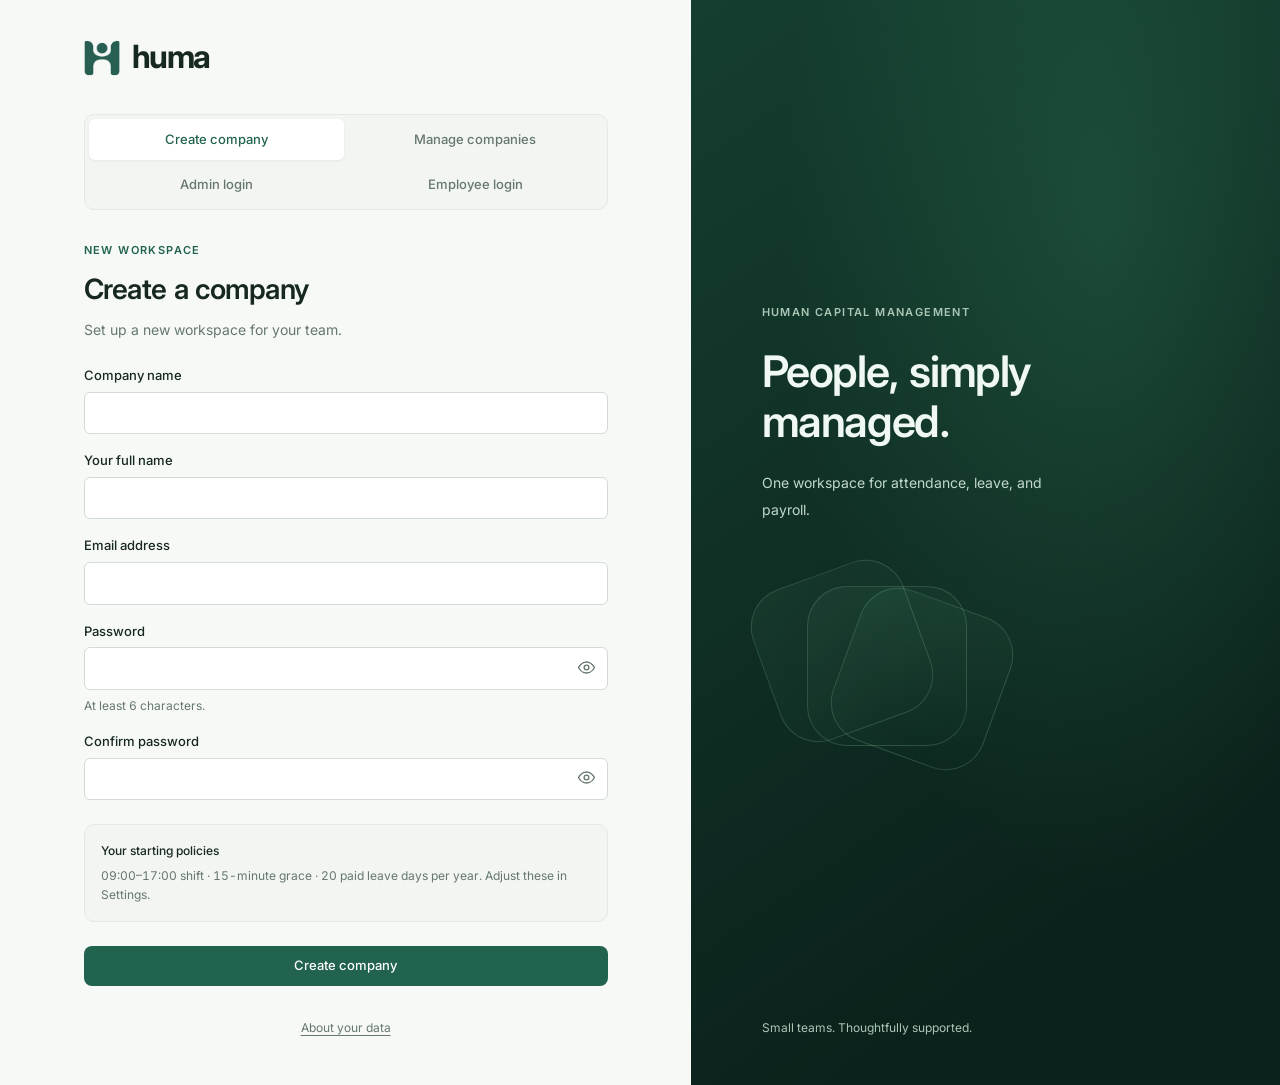
<file: index.html>
<!doctype html>
<html lang="en" data-page="index.html">
  <head>
    <meta charset="utf-8" />
    <meta name="viewport" content="width=device-width, initial-scale=1" />
    <meta
      name="description"
      content="Huma — People, simply managed. Your workspace for attendance, leave, and payroll."
    />
    <meta name="theme-color" content="#275D4E" />
    <title>Welcome · Huma</title>
    <link rel="icon" href="assets/huma-logo.svg" type="image/svg+xml" />
    <link rel="stylesheet" href="css/style.css" />
    <link rel="stylesheet" href="css/responsive.css" />
    <script src="js/utils.js"></script>
    <script src="js/storage.js"></script>
    <script src="js/auth.js"></script>
    <script src="js/employees.js" defer></script>
    <script src="js/settings.js" defer></script>
    <script src="js/leaves.js" defer></script>
    <script src="js/attendance.js" defer></script>
    <script src="js/payroll.js" defer></script>
    <script src="js/admin.js" defer></script>
    <script src="js/helper.js" defer></script>
    <script src="js/select-control.js" defer></script>
    <script src="js/app.js" defer></script>
  </head>
  <body class="auth-page">
    <a class="skip-link" href="#auth-content">Skip to main content</a>
    <div class="auth-layout">
      <aside class="auth-story" aria-label="About huma">
        <div class="auth-story-content">
          <p class="eyebrow">HUMAN CAPITAL MANAGEMENT</p>
          <h2>People, simply<br />managed.</h2>
          <p>One workspace for attendance, leave, and payroll.</p>
          <div class="auth-orbit" aria-hidden="true">
            <span></span><span></span><span></span>
          </div>
        </div>
        <p class="auth-story-footer">Small teams. Thoughtfully supported.</p>
      </aside>
      <main class="auth-main" id="auth-content" tabindex="-1">
        <div data-brand></div>
      </main>
    </div>
    <div class="toast-region" id="toasts" aria-label="Notifications"></div>
    <noscript
      ><p class="notice">
        Enable JavaScript to create your workspace or sign in.
      </p></noscript
    >
  </body>
</html>
</file>
<file: css/style.css>
@import url("https://fonts.googleapis.com/css2?family=Inter:wght@400;500;600;700&display=swap");

/* huma / Slate & Sage — shared design tokens */
:root {
  color-scheme: light;
  --primary: #21634f;
  --primary-hover: #204b3f;
  --primary-soft: #eaf3ee;
  --background: #f7f9f7;
  --surface: #ffffff;
  --muted-surface: #f2f5f2;
  --text: #172821;
  --secondary: #66786e;
  --muted: #87938c;
  --border: #e2eae5;
  --sidebar-base: #0b211b;
  --sidebar-text: #f3f8f5;
  --sidebar-muted: #abc3b7;
  --sidebar-line: rgb(255 255 255 / 10%);
  --motion: 180ms;
  --border-strong: #d2dbd4;
  --success: #237a57;
  --warning: #a66a19;
  --error: #c44848;
  --info: #4977a8;
  --error-text: #aa3939;
  --info-text: #3d658e;
  --success-soft: #eaf3ee;
  --warning-soft: #fbf3e8;
  --error-soft: #fbefef;
  --info-soft: #eef3f8;
  --text-page: 32px;
  --text-section: 20px;
  --text-body: 14px;
  --text-label: 13px;
  --text-meta: 12px;
  --text-metric: 36px;
  --space-1: 4px;
  --space-2: 8px;
  --space-3: 12px;
  --space-4: 16px;
  --space-5: 24px;
  --space-6: 32px;
  --space-7: 48px;
  --space-8: 64px;
  --radius-sm: 6px;
  --radius: 10px;
  --radius-lg: 12px;
  --radius-xl: 16px;
  --sidebar-width: 232px;
  --font: "Inter", -apple-system, BlinkMacSystemFont, "Segoe UI", sans-serif;
  --shadow-dialog: 0 24px 80px rgb(25 37 34 / 14%);
}
* {
  box-sizing: border-box;
}
[hidden] {
  display: none !important;
}
[data-auth="pending"] body {
  visibility: hidden;
}
html {
  background: var(--background);
}
body {
  margin: 0;
  color: var(--text);
  font: 400 var(--text-body)/1.6 var(--font);
  font-variant-numeric: tabular-nums;
  -webkit-font-smoothing: antialiased;
}
h1,
h2,
h3,
p {
  margin: 0;
}
h1 {
  font-size: clamp(28px, 2.5vw, var(--text-page));
  font-weight: 600;
  line-height: 1.25;
  letter-spacing: -1px;
}
h2 {
  font-size: var(--text-section);
  line-height: 1.4;
  letter-spacing: -0.5px;
  font-weight: 600;
}
h3 {
  font-size: 14px;
  line-height: 1.5;
  font-weight: 600;
}
h1,
h2,
h3 {
  overflow-wrap: anywhere;
}
a {
  color: var(--primary);
  text-decoration: none;
}
a:hover {
  text-decoration: underline;
}
button,
input,
select,
textarea {
  font: inherit;
}
button {
  cursor: pointer;
}
button:disabled {
  opacity: 0.5;
  cursor: not-allowed;
}
svg {
  width: 19px;
  height: 19px;
  display: block;
  flex-shrink: 0;
}
button,
a,
input,
select,
textarea {
  -webkit-tap-highlight-color: transparent;
}
:focus-visible {
  outline: 2px solid var(--primary);
  outline-offset: 3px;
}
input:focus-visible,
select:focus-visible,
textarea:focus-visible {
  outline: 3px solid var(--primary-soft);
  outline-offset: 0;
  border-color: var(--primary);
}
.muted,
.page-description {
  color: var(--secondary);
}
.small {
  font-size: var(--text-meta);
}
.loading-state {
  display: grid;
  gap: 16px;
  color: var(--secondary);
  font-size: 12px;
}
.skeleton {
  display: block;
  background: var(--border);
  border-radius: var(--radius-sm);
}
.skeleton-heading {
  width: 240px;
  max-width: 80%;
  height: 28px;
}
.capitalize {
  text-transform: capitalize;
}
.align-right {
  text-align: right;
}
.sr-only {
  position: absolute;
  width: 1px;
  height: 1px;
  padding: 0;
  margin: -1px;
  overflow: hidden;
  clip: rect(0, 0, 0, 0);
  white-space: nowrap;
  border: 0;
}
.skip-link {
  position: fixed;
  top: -100px;
  left: 16px;
  z-index: 200;
  padding: 12px 16px;
  background: white;
  border: 1px solid var(--border);
  border-radius: var(--radius);
}
.skip-link:focus {
  top: 8px;
}
.brand {
  display: inline-flex;
  align-items: center;
  gap: 12px;
  color: var(--text);
  font-size: 32px;
  font-weight: 700;
  line-height: 1;
  letter-spacing: -1.5px;
}
.brand:hover {
  text-decoration: none;
}
.brand-mark {
  display: block;
  width: 36px;
  height: 36px;
  object-fit: contain;
  flex: 0 0 auto;
}
.brand-wordmark {
  display: block;
  padding-bottom: 2px;
}
.sidebar {
  position: fixed;
  inset: 0 auto 0 0;
  width: var(--sidebar-width);
  z-index: 40;
  height: 100dvh;
  padding: 24px 16px 16px;
  display: flex;
  flex-direction: column;
  background: var(--surface);
  border-right: 1px solid var(--border);
}
.sidebar-brand {
  display: flex;
  align-items: center;
  justify-content: space-between;
  padding: 0 8px;
  margin-bottom: 24px;
}
.nav-label {
  color: var(--secondary);
  font-size: 11px;
  letter-spacing: 1.4px;
  font-weight: 500;
  padding: 0 12px;
  margin-bottom: 12px;
}
.nav-list {
  display: grid;
  gap: 4px;
  padding: 0;
  margin: 0;
  list-style: none;
}
.nav-link {
  min-height: 44px;
  display: flex;
  align-items: center;
  gap: 12px;
  padding: 10px 12px;
  color: var(--secondary);
  border-radius: var(--radius-sm);
  font-weight: 500;
  font-size: var(--text-label);
  transition:
    background 120ms,
    color 120ms;
}
.nav-link:hover {
  text-decoration: none;
  background: var(--muted-surface);
  color: var(--text);
}
.nav-link[aria-current="page"] {
  color: var(--primary);
  background: var(--primary-soft);
}
.sidebar-bottom {
  margin-top: auto;
  padding-top: 16px;
}
.sidebar {
  overflow-y: auto;
}
.company-access {
  border-top: 1px solid var(--border);
  margin-top: 16px;
  padding-top: 16px;
}
.company-access .nav-link {
  min-height: 40px;
  padding-block: 8px;
}
.company-access .nav-label {
  margin-bottom: 8px;
}
.company-list {
  display: grid;
  gap: 16px;
}
.company-tile {
  padding: 24px;
  background: var(--surface);
  border: 1px solid var(--border);
  border-radius: var(--radius-lg);
  min-width: 0;
}
.company-tile-heading {
  display: grid;
  grid-template-columns: 32px minmax(0, 1fr);
  align-items: center;
  gap: 8px 12px;
  margin-bottom: 12px;
}
.company-tile-heading > .badge {
  grid-column: 2;
  justify-self: start;
}
.company-tile-heading .empty-icon {
  width: 32px;
  height: 32px;
  margin: 0;
}
.company-tile h2 {
  font-size: 18px;
  min-width: 0;
  overflow-wrap: anywhere;
  flex: 1;
}
.company-actions {
  display: flex;
  flex-wrap: wrap;
  align-items: center;
  gap: 12px;
  margin-top: 16px;
}
.company-directory-footer {
  margin-top: 20px;
}
.sidebar-tagline {
  color: var(--secondary);
  padding: 16px 8px;
  font-size: 11px;
}
.profile-control {
  position: relative;
  border-top: 1px solid var(--border);
  padding-top: 12px;
}
.profile-trigger {
  display: flex;
  align-items: center;
  gap: 8px;
  width: 100%;
  padding: 8px 4px;
  border: 0;
  border-radius: 8px;
  background: transparent;
  text-align: left;
  color: var(--text);
}
.profile-trigger:hover,
.profile-open .profile-trigger {
  background: var(--muted-surface);
}
.profile-trigger .person {
  min-width: 0;
  flex: 1;
  gap: 8px;
}
.profile-trigger .person-details {
  min-width: 0;
}
.profile-trigger .person-details strong,
.profile-trigger .person-details span {
  display: block;
  white-space: nowrap;
  overflow: hidden;
  text-overflow: ellipsis;
}
.profile-trigger .person-details strong {
  font-size: 13px;
}
.profile-trigger .person-details span {
  font-size: 12px;
}
.profile-trigger .avatar {
  width: 32px;
  height: 32px;
  font-size: 11px;
}
.profile-trigger > svg {
  width: 16px;
  height: 16px;
  color: var(--secondary);
}
.profile-menu {
  position: absolute;
  inset: auto 0 calc(100% + 8px);
  z-index: 60;
  padding: 6px;
  background: var(--surface);
  border: 1px solid var(--border);
  border-radius: 12px;
  box-shadow: 0 8px 24px rgb(25 37 34 / 10%);
  opacity: 0;
  visibility: hidden;
  pointer-events: none;
  transform: translateY(6px);
  transition:
    opacity 180ms,
    transform 180ms,
    visibility 180ms;
}
.profile-menu::after {
  content: "";
  position: absolute;
  left: 0;
  right: 0;
  bottom: -12px;
  height: 12px;
}
.profile-open .profile-menu {
  opacity: 1;
  visibility: visible;
  pointer-events: auto;
  transform: translateY(0);
}
.profile-option {
  width: 100%;
  min-height: 40px;
  display: flex;
  align-items: center;
  gap: 12px;
  padding: 10px;
  border: 0;
  border-radius: 7px;
  background: transparent;
  color: var(--text);
  text-align: left;
  font-size: 13px;
}
.profile-option:hover,
.profile-option:focus-visible {
  background: var(--primary-soft);
  color: var(--primary);
}
.profile-option svg {
  width: 17px;
  height: 17px;
  color: var(--secondary);
}
.profile-logout {
  color: var(--error-text);
}
.profile-divider {
  height: 1px;
  margin: 6px 4px;
  background: var(--border);
}
.sidebar {
  background:
    radial-gradient(ellipse at 50% 0%, rgb(57 183 122 / 12%), transparent 48%),
    linear-gradient(175deg, #12382d 0%, var(--sidebar-base) 70%, #081a15 100%);
  color: var(--sidebar-text);
  border-right-color: var(--sidebar-line);
}
.sidebar .brand {
  color: var(--sidebar-text);
}
.sidebar .brand-mark {
  filter: brightness(0) invert(1);
  opacity: 0.96;
}
.sidebar .nav-label {
  color: var(--sidebar-muted);
  font-size: 10px;
  letter-spacing: 1.5px;
}
.sidebar .nav-link {
  color: var(--sidebar-muted);
  border-radius: 8px;
  transition:
    background var(--motion),
    color var(--motion);
}
.sidebar .nav-link:hover {
  background: rgb(255 255 255 / 6%);
  color: var(--sidebar-text);
}
.sidebar .nav-link[aria-current="page"] {
  background: rgb(110 210 155 / 13%);
  color: #e1ffed;
  box-shadow: inset 2px 0 #74c999;
}
.sidebar .company-access,
.sidebar .profile-control {
  border-color: var(--sidebar-line);
}
.sidebar .profile-trigger {
  color: var(--sidebar-text);
}
.sidebar .profile-trigger .person-details strong {
  color: var(--sidebar-text);
}
.sidebar .profile-trigger .person-details span,
.sidebar .profile-trigger > svg {
  color: var(--sidebar-muted);
}
.sidebar .profile-trigger .avatar {
  background: #244c3e;
  border-color: #416352;
  color: #e4f5eb;
}
.sidebar .profile-trigger:hover,
.sidebar .profile-open .profile-trigger {
  background: rgb(255 255 255 / 6%);
}
.sidebar .sidebar-close {
  color: var(--sidebar-text);
}
.password-input {
  position: relative;
}
.select-control {
  position: relative;
  min-width: 0;
}
.select-native {
  position: absolute !important;
  width: 1px !important;
  height: 1px !important;
  min-height: 0 !important;
  padding: 0 !important;
  margin: -1px;
  overflow: hidden;
  clip: rect(0, 0, 0, 0);
  clip-path: inset(50%);
  white-space: nowrap;
}
.select-trigger {
  width: 100%;
  min-height: 42px;
  display: flex;
  align-items: center;
  justify-content: space-between;
  gap: 12px;
  padding: 10px 12px;
  border: 1px solid var(--border-strong);
  border-radius: 8px;
  color: var(--text);
  background: var(--surface);
  font: inherit;
  font-size: 14px;
  text-align: left;
  cursor: pointer;
  transition:
    border-color 160ms,
    box-shadow 160ms,
    background 160ms;
}
.select-trigger:hover {
  border-color: #9aafa1;
  background: #fcfdfc;
}
.select-trigger[aria-expanded="true"],
.select-trigger:focus-visible {
  border-color: var(--primary);
  box-shadow: 0 0 0 3px rgb(33 99 79 / 9%);
}
.select-trigger[aria-invalid="true"] {
  border-color: var(--error);
}
.select-trigger.is-placeholder {
  color: var(--secondary);
}
.select-trigger > svg {
  width: 15px;
  height: 15px;
  color: var(--secondary);
}
.select-trigger:disabled {
  background: var(--muted-surface);
  cursor: not-allowed;
  opacity: 0.6;
}
.select-value {
  min-width: 0;
  overflow: hidden;
  text-overflow: ellipsis;
  white-space: nowrap;
}
.select-popup {
  position: fixed;
  inset: auto;
  margin: 0;
  padding: 6px;
  overflow-y: auto;
  overscroll-behavior: contain;
  background: var(--surface);
  border: 1px solid var(--border);
  border-radius: 10px;
  box-shadow: 0 8px 28px rgb(23 40 33 / 13%);
  z-index: 200;
  color: var(--text);
  font: 400 14px/1.5 var(--font);
}
.select-popup::backdrop {
  background: transparent;
}
.select-option {
  display: flex;
  align-items: center;
  justify-content: space-between;
  gap: 12px;
  min-height: 40px;
  padding: 9px 12px;
  border-radius: 6px;
  cursor: pointer;
}
.select-option > span {
  min-width: 0;
  overflow-wrap: anywhere;
}
.select-option > svg {
  width: 16px;
  height: 16px;
  color: var(--primary);
}
.select-option[aria-selected="true"] {
  background: var(--primary-soft);
  color: var(--primary);
  font-weight: 500;
}
.select-option.is-active {
  background: #f0f5f1;
  box-shadow: inset 0 0 0 1px #d9e8df;
}
.select-error {
  font-size: 12px;
  color: var(--error);
}
.department-add-button {
  align-self: start;
  padding: 4px 0;
  min-height: 30px;
  border: 0;
  background: transparent;
  color: var(--primary);
  font-size: 12px;
  margin-top: 4px;
}
.department-editor {
  margin-top: 8px;
  padding: 16px;
  border: 1px solid var(--border);
  background: var(--muted-surface);
  border-radius: 10px;
}
.department-editor .field {
  margin-bottom: 12px;
}
.department-error {
  color: var(--error-text);
  font-size: 12px;
  margin-bottom: 12px;
}
.department-editor-actions {
  display: flex;
  gap: 8px;
}
.department-editor-actions .button {
  padding: 7px 12px;
  min-height: 36px;
  font-size: 12px;
}
.password-input input {
  padding-right: 48px;
}
.password-toggle {
  position: absolute;
  top: 2px;
  right: 2px;
  width: 38px;
  height: 36px;
}
.mobile-bottom-nav {
  display: none;
}
.mobile-sheet-options {
  display: grid;
  gap: 8px;
}
.mobile-sheet-options > a,
.mobile-sheet-options > button {
  width: 100%;
  justify-content: start;
  min-height: 48px;
  padding: 12px;
  border: 0;
  border-radius: 8px;
  font-size: 14px;
}
.mobile-sheet-options > a:hover {
  background: var(--primary-soft);
}
.mobile-sheet-options .person {
  padding: 8px 12px 16px;
}
.mobile-more-sheet {
  position: fixed;
  inset: auto 0 0;
  margin: 0 auto;
  width: min(520px, 100%);
  max-height: 85dvh;
  border-radius: 16px 16px 0 0;
  padding-bottom: max(24px, env(safe-area-inset-bottom));
}
.mobile-sheet-open {
  overflow: hidden;
}
.workspace {
  margin-left: var(--sidebar-width);
  min-height: 100dvh;
  display: flex;
  flex-direction: column;
  min-width: 0;
}
.topbar {
  height: 64px;
  min-height: 64px;
  padding: 0 32px;
  border-bottom: 1px solid var(--border);
  background: var(--surface);
  display: flex;
  justify-content: space-between;
  gap: 16px;
  align-items: center;
}
.topbar-context,
.topbar-right {
  display: flex;
  align-items: center;
  gap: 12px;
  min-width: 0;
}
.topbar-context {
  color: var(--secondary);
  font-size: var(--text-label);
}
.topbar-context > svg {
  width: 16px;
  height: 16px;
}
.company-name {
  max-width: 220px;
  overflow: hidden;
  white-space: nowrap;
  text-overflow: ellipsis;
}
.breadcrumb-separator {
  color: var(--border-strong);
}
.breadcrumb-current {
  color: var(--text);
  white-space: nowrap;
}
.topbar-date {
  color: var(--secondary);
  font-size: 12px;
  white-space: nowrap;
}
.main-content {
  width: 100%;
  max-width: 1440px;
  padding: 32px;
  margin: 0 auto;
  display: flex;
  flex-direction: column;
  gap: 24px;
  flex: 1;
  min-width: 0;
}
.page-header {
  display: flex;
  align-items: center;
  justify-content: space-between;
  gap: 24px;
  padding: 8px 0 4px;
}
.page-header > div {
  min-width: 0;
}
.page-description {
  margin-top: 8px;
  font-size: var(--text-body);
  max-width: 640px;
}
.page-footer {
  display: flex;
  justify-content: space-between;
  gap: 16px;
  padding: 16px 32px 24px;
  color: var(--secondary);
  font-size: 11px;
}
.button {
  display: inline-flex;
  justify-content: center;
  align-items: center;
  gap: 8px;
  min-height: 40px;
  padding: 8px 16px;
  border: 1px solid transparent;
  border-radius: 8px;
  font-size: var(--text-label);
  font-weight: 500;
  line-height: 1.5;
  flex-shrink: 0;
  transition:
    background 120ms,
    border-color 120ms,
    color 120ms;
}
.button:hover {
  text-decoration: none;
}
.button svg {
  width: 16px;
  height: 16px;
}
.button-primary {
  color: white;
  background: var(--primary);
}
.button-primary:hover {
  background: var(--primary-hover);
}
.button-secondary {
  color: var(--text);
  background: var(--surface);
  border-color: var(--border-strong);
}
.button-secondary:hover {
  background: var(--muted-surface);
}
.button-danger {
  color: white;
  background: var(--error);
}
.button-danger:hover {
  background: #8d2b2b;
}
.button-danger-quiet {
  color: var(--error-text);
  background: transparent;
}
.button-danger-quiet:hover {
  background: var(--error-soft);
}
.icon-button {
  border: 0;
  border-radius: var(--radius-sm);
  min-width: 36px;
  height: 36px;
  display: inline-grid;
  place-items: center;
  color: var(--secondary);
  background: transparent;
  flex-shrink: 0;
}
.icon-button:hover {
  color: var(--text);
  background: var(--muted-surface);
}
.menu-toggle,
.sidebar-close {
  display: none;
}
.text-link {
  display: inline-flex;
  gap: 8px;
  align-items: center;
  font-size: var(--text-label);
  font-weight: 500;
  white-space: nowrap;
}
.text-link svg {
  width: 15px;
  height: 15px;
}
.card {
  background: var(--surface);
  border: 1px solid var(--border);
  border-radius: var(--radius-lg);
  min-width: 0;
  overflow: hidden;
}
.card-header {
  display: flex;
  align-items: center;
  justify-content: space-between;
  padding: 24px;
  gap: 16px;
  border-bottom: 1px solid var(--border);
}
.card-header p {
  font-size: var(--text-meta);
  margin-top: 4px;
}
.card-body {
  padding: 24px;
}
.content-grid {
  display: grid;
  grid-template-columns: minmax(0, 1fr) minmax(0, 1.3fr);
  gap: 24px;
  align-items: start;
}
.metrics-grid {
  display: grid;
  grid-template-columns: repeat(5, minmax(0, 1fr));
  gap: 16px;
}
.metrics-three {
  grid-template-columns: repeat(3, minmax(0, 1fr));
}
.metric {
  border: 1px solid var(--border);
  background: var(--surface);
  border-radius: var(--radius-lg);
  padding: 24px;
  min-width: 0;
}
.metric-top {
  display: flex;
  align-items: center;
  justify-content: space-between;
  gap: 8px;
  color: var(--secondary);
  font-size: var(--text-meta);
  font-weight: 500;
}
.metric-top svg {
  color: var(--primary);
  width: 18px;
  height: 18px;
}
.metric-value {
  font-size: clamp(30px, 2.5vw, var(--text-metric));
  font-weight: 600;
  line-height: 1.2;
  letter-spacing: -1px;
  margin-top: 16px;
  overflow-wrap: anywhere;
}
.metric p {
  color: var(--secondary);
  font-size: var(--text-meta);
  line-height: 1.5;
  margin-top: 8px;
}
.metrics-three .metric-value {
  font-size: clamp(28px, 2.5vw, var(--text-metric));
}
.badge {
  display: inline-flex;
  padding: 4px 10px;
  gap: 6px;
  align-items: center;
  line-height: 1.4;
  border: 1px solid transparent;
  border-radius: 999px;
  background: var(--muted-surface);
  color: var(--secondary);
  font-size: var(--text-meta);
  font-weight: 500;
  white-space: nowrap;
}
.badge-present::before,
.badge-approved::before,
.badge-active::before,
.badge-leave::before,
.badge-pending::before,
.badge-late::before,
.badge-half-day::before,
.badge-absent::before,
.badge-rejected::before,
.badge-holiday::before,
.badge-working::before {
  content: "";
  width: 6px;
  height: 6px;
  flex: 0 0 6px;
  border-radius: 50%;
  background: currentColor;
}
.badge-present,
.badge-approved,
.badge-active,
.badge-leave {
  color: var(--primary);
  background: var(--primary-soft);
}
.badge-pending,
.badge-late,
.badge-half-day {
  color: #8a5715;
  background: var(--warning-soft);
}
.badge-absent,
.badge-rejected {
  color: var(--error-text);
  background: var(--error-soft);
}
.badge-scheduled {
  color: var(--info-text);
  background: var(--info-soft);
}
.table-scroll {
  max-width: 100%;
  overflow-x: auto;
  overscroll-behavior-x: contain;
}
table {
  border-collapse: collapse;
  text-align: left;
  width: 100%;
  font-size: var(--text-body);
}
th {
  background: var(--muted-surface);
  font-size: var(--text-meta);
  color: var(--secondary);
  font-weight: 500;
  letter-spacing: 0.1px;
  padding: 12px 24px;
}
th,
td {
  white-space: nowrap;
  border-bottom: 1px solid var(--border);
  vertical-align: middle;
}
td {
  padding: 8px 24px;
}
tbody tr {
  height: 52px;
}
tbody tr:last-child td {
  border-bottom: 0;
}
tbody tr:hover {
  background: var(--background);
}
td .button {
  min-height: 32px;
  padding: 5px 10px;
  font-size: var(--text-meta);
}
.person {
  display: flex;
  align-items: center;
  gap: 12px;
}
.avatar {
  width: 34px;
  height: 34px;
  background: var(--primary-soft);
  border: 1px solid var(--border);
  border-radius: 50%;
  display: grid;
  place-items: center;
  color: var(--primary);
  font-size: var(--text-meta);
  font-weight: 500;
  flex-shrink: 0;
}
.person-details {
  display: flex;
  flex-direction: column;
  max-width: 240px;
}
.person strong {
  font-size: var(--text-body);
  font-weight: 500;
  line-height: 1.4;
}
.person span:not(.avatar) {
  font-size: var(--text-meta);
  color: var(--secondary);
  line-height: 1.4;
}
.reason-cell {
  max-width: 260px;
  min-width: 160px;
  white-space: normal;
  overflow-wrap: anywhere;
  display: grid;
  gap: 4px;
}
.row-actions {
  display: flex;
  align-items: center;
  gap: 8px;
}
.toolbar {
  display: flex;
  align-items: end;
  gap: 16px;
  padding: 20px 24px;
  border-bottom: 1px solid var(--border);
  flex-wrap: wrap;
}
.toolbar .field {
  margin: 0;
  min-width: 160px;
}
.toolbar .muted {
  align-self: center;
}
.directory-toolbar .field:first-child {
  flex: 1;
  max-width: 360px;
}
.directory-toolbar .small {
  margin-left: auto;
}
.field {
  display: flex;
  flex-direction: column;
  gap: 6px;
  min-width: 0;
  margin-bottom: 20px;
}
.field label {
  font-size: var(--text-label);
  font-weight: 500;
}
input,
select,
textarea {
  min-height: 40px;
  width: 100%;
  max-width: 100%;
  border: 1px solid var(--border-strong);
  border-radius: var(--radius-sm);
  background: var(--surface);
  padding: 9px 12px;
  color: var(--text);
  font-size: var(--text-body);
  transition:
    border-color 120ms,
    box-shadow 120ms;
}
input::placeholder,
textarea::placeholder {
  color: var(--secondary);
  opacity: 1;
}
input:disabled,
select:disabled,
textarea:disabled {
  background: var(--muted-surface);
}
textarea {
  resize: vertical;
  min-height: 88px;
}
.field-hint {
  font-size: var(--text-meta);
  color: var(--secondary);
  line-height: 1.6;
}
.form-grid {
  display: grid;
  grid-template-columns: repeat(2, minmax(0, 1fr));
  gap: 0 20px;
}
.form-actions {
  display: flex;
  align-items: center;
  justify-content: end;
  gap: 12px;
  padding-top: 24px;
  margin-top: 8px;
  border-top: 1px solid var(--border);
}
.form-error {
  padding: 12px;
  border-radius: var(--radius-sm);
  color: #9a3030;
  background: var(--error-soft);
  font-size: var(--text-label);
  margin: 12px 0;
}
.notice {
  border: 1px solid var(--border);
  border-radius: var(--radius);
  background: var(--muted-surface);
  padding: 16px;
  font-size: 12px;
  color: var(--secondary);
}
.notice strong {
  font-weight: 500;
  color: var(--text);
}
.notice p {
  margin-top: 6px;
}
.notice-danger {
  border-color: #ebc6c6;
  color: #9a3030;
  background: #fdf6f6;
}
.empty-state {
  padding: 48px 24px;
  display: flex;
  flex-direction: column;
  align-items: center;
  text-align: center;
}
.empty-icon {
  display: grid;
  place-items: center;
  width: 44px;
  height: 44px;
  border: 1px solid var(--border);
  border-radius: 12px;
  color: var(--secondary);
  background: var(--background);
  margin-bottom: 16px;
}
.empty-state h3 {
  font-size: 16px;
  margin-bottom: 8px;
}
.empty-state p {
  font-size: var(--text-label);
  color: var(--secondary);
  max-width: 360px;
}
.empty-state .button {
  margin-top: 20px;
}
.attendance-action {
  display: flex;
  justify-content: space-between;
  align-items: center;
  gap: 24px;
  padding: 24px;
  background: var(--surface);
  border: 1px solid var(--border);
  border-left: 3px solid var(--primary);
  border-radius: var(--radius-lg);
}
.attendance-action h2 {
  font-size: 21px;
  margin: 8px 0;
}
.attendance-action p {
  font-size: var(--text-label);
}
.eyebrow {
  color: var(--primary);
  font-size: 11px;
  font-weight: 600;
  letter-spacing: 1.4px;
}
.activity-strip {
  display: flex;
  justify-content: space-between;
  align-items: center;
  gap: 32px;
  padding: 8px 0;
}
.activity-strip strong {
  font-size: 13px;
  font-weight: 500;
}
.activity-strip p {
  font-size: 12px;
  margin-top: 4px;
}
progress {
  width: 30%;
  height: 8px;
  accent-color: var(--primary);
  border: 0;
  border-radius: 8px;
  overflow: hidden;
}
progress::-webkit-progress-bar {
  background: var(--border);
}
progress::-webkit-progress-value {
  background: var(--primary);
}
.badge-holiday {
  color: var(--info-text);
  background: var(--info-soft);
}
.badge-working {
  color: var(--primary);
  background: var(--primary-soft);
}
.settings-workspace {
  max-width: 1160px;
}
.settings-workspace .page-header {
  align-items: start;
  padding: 0;
}
.settings-workspace .page-header h1 {
  font-size: 28px;
  letter-spacing: -0.7px;
}
.settings-workspace .page-header .text-link {
  margin-top: 8px;
  white-space: nowrap;
}
.settings-layout {
  display: grid;
  grid-template-columns: 192px minmax(0, 1fr);
  gap: 32px;
  align-items: start;
}
.settings-navigation {
  min-width: 0;
  position: sticky;
  top: 24px;
}
.settings-company-context {
  display: grid;
  gap: 8px;
  padding: 8px 12px 24px;
}
.settings-company-context > span {
  font-size: 10px;
  letter-spacing: 1px;
  color: var(--secondary);
}
.settings-company-context strong {
  font-size: 14px;
  font-weight: 600;
  overflow-wrap: anywhere;
}
.settings-tabs {
  display: flex;
  flex-direction: column;
  gap: 4px;
}
.settings-tabs [role="tab"] {
  width: 100%;
  display: flex;
  align-items: center;
  justify-content: space-between;
  gap: 8px;
  min-height: 44px;
  border: 0;
  border-radius: 8px;
  padding: 12px;
  text-align: left;
  background: transparent;
  color: var(--secondary);
  font-size: 13px;
  font-weight: 500;
  cursor: pointer;
  transition:
    background 160ms,
    color 160ms;
}
.settings-tabs [role="tab"]:hover {
  background: var(--muted-surface);
  color: var(--text);
}
.settings-tabs [role="tab"][aria-selected="true"] {
  background: var(--primary-soft);
  color: var(--primary);
}
.settings-dirty-dot {
  width: 6px;
  height: 6px;
  flex-shrink: 0;
  border-radius: 50%;
  background: var(--warning);
}
.settings-content {
  min-width: 0;
  container-type: inline-size;
}
.settings-panel[hidden] {
  display: none;
}
.settings-panel-heading {
  display: flex;
  align-items: start;
  justify-content: space-between;
  gap: 16px;
  padding: 24px;
  border-bottom: 1px solid var(--border);
}
.settings-panel-heading h2 {
  font-size: 20px;
}
.settings-panel-heading p {
  font-size: 13px;
  margin-top: 8px;
}
.settings-panel-heading .button {
  flex-shrink: 0;
}
.settings-panel-body {
  padding: 24px;
}
.settings-compact-form {
  max-width: 520px;
}
.settings-compact-form .field {
  margin: 0;
}
.settings-save-row {
  display: flex;
  gap: 16px;
  align-items: center;
  flex-wrap: wrap;
  margin-top: 24px;
}
.settings-save-status {
  color: var(--secondary);
  font-size: 12px;
}
.settings-save-status.is-dirty {
  color: var(--warning);
}
.settings-field-error {
  color: var(--error);
  font-size: 12px;
}
.settings-policy-group {
  padding: 0 0 24px;
  margin: 0 0 24px;
  border: 0;
  border-bottom: 1px solid var(--border);
  min-width: 0;
}
.settings-policy-group:last-of-type {
  padding-bottom: 0;
  margin-bottom: 0;
  border-bottom: 0;
}
.settings-policy-group legend {
  font-size: 14px;
  font-weight: 600;
  padding: 0;
  margin-bottom: 16px;
}
.settings-policy-fields {
  display: grid;
  grid-template-columns: repeat(2, minmax(0, 1fr));
  gap: 16px;
  margin-bottom: 12px;
}
.settings-policy-group > .field {
  max-width: 250px;
  margin-bottom: 12px;
}
.settings-policy-preview {
  display: flex;
  align-items: center;
  gap: 12px;
  padding: 12px 16px;
  margin: 16px 0 12px;
  background: var(--muted-surface);
  color: var(--secondary);
  font-size: 13px;
  border-radius: 8px;
}
.settings-policy-preview strong {
  color: var(--primary);
  font-size: 15px;
  font-weight: 600;
}
.settings-calendar-body {
  padding: 24px;
}
.settings-calendar-toolbar {
  display: flex;
  align-items: center;
  justify-content: space-between;
  gap: 16px;
  margin-bottom: 24px;
}
.settings-calendar-toolbar h3 {
  font-size: 17px;
}
.settings-calendar-weekdays,
.settings-calendar-week {
  display: grid;
  grid-template-columns: repeat(7, minmax(0, 1fr));
  gap: 4px;
}
.settings-calendar-weekdays {
  color: var(--secondary);
  font-size: 11px;
  text-align: center;
  margin-bottom: 12px;
}
.settings-calendar-grid {
  display: grid;
  gap: 4px;
}
.settings-calendar-week > div {
  min-width: 0;
}
.settings-calendar-date {
  width: 100%;
  min-height: 66px;
  height: 100%;
  display: flex;
  flex-direction: column;
  align-items: start;
  gap: 8px;
  padding: 8px;
  border: 1px solid transparent;
  border-radius: 8px;
  cursor: pointer;
  color: var(--text);
  background: var(--calendar-soft);
  transition:
    border-color 160ms,
    background 160ms;
}
.calendar-kind-regular {
  --calendar-soft: #fff;
  --calendar-color: #a3ada7;
}
.calendar-kind-weekend {
  --calendar-soft: #f5f6f4;
  --calendar-color: #9ba49e;
}
.calendar-kind-holiday {
  --calendar-soft: #fbf3e8;
  --calendar-color: #a66a19;
}
.calendar-kind-working {
  --calendar-soft: #eaf3ee;
  --calendar-color: #275d4e;
}
.settings-calendar-date:hover {
  border-color: var(--border-strong);
}
.settings-calendar-date.is-selected {
  border-color: var(--primary);
  box-shadow: inset 0 0 0 1px var(--primary);
}
.settings-calendar-number {
  font-size: 13px;
  font-weight: 500;
  width: 24px;
  height: 24px;
  display: grid;
  place-items: center;
}
.settings-calendar-date.is-today .settings-calendar-number {
  border: 1px solid var(--primary);
  color: var(--primary);
  border-radius: 50%;
}
.settings-calendar-indicator {
  display: flex;
  align-items: center;
  gap: 4px;
  font-size: 9px;
  color: var(--secondary);
  white-space: nowrap;
}
.settings-calendar-indicator i,
.settings-calendar-legend i {
  width: 5px;
  height: 5px;
  border-radius: 50%;
  background: var(--calendar-color);
  flex-shrink: 0;
}
.settings-calendar-legend {
  display: flex;
  gap: 12px;
  flex-wrap: wrap;
  margin-top: 20px;
  font-size: 11px;
  color: var(--secondary);
}
.settings-calendar-legend > span {
  display: inline-flex;
  align-items: center;
  gap: 6px;
}
.settings-date-detail {
  padding: 20px;
  margin-top: 24px;
  border: 1px solid var(--border);
  border-radius: 10px;
}
.settings-date-heading {
  display: flex;
  align-items: start;
  justify-content: space-between;
  gap: 12px;
}
.settings-date-heading > div {
  min-width: 0;
}
.settings-date-heading h3 {
  font-size: 14px;
}
.settings-date-heading p {
  font-size: 13px;
  margin-top: 8px;
  overflow-wrap: anywhere;
}
.settings-date-actions {
  display: flex;
  gap: 8px;
  flex-wrap: wrap;
  margin-top: 16px;
}
.settings-date-actions .button {
  font-size: 12px;
  padding: 8px 12px;
}
.settings-calendar-impact {
  margin-top: 16px;
}
.settings-holiday-badge {
  background: var(--warning-soft);
  color: #8a5715;
}
.settings-upcoming {
  padding: 24px;
  border-top: 1px solid var(--border);
}
.settings-upcoming-heading {
  display: flex;
  align-items: center;
  justify-content: space-between;
  gap: 16px;
}
.settings-upcoming-heading h3 {
  font-size: 15px;
}
.settings-exception-list {
  list-style: none;
  padding: 0;
  margin: 16px 0 0;
}
.settings-exception-list li {
  display: flex;
  align-items: center;
  gap: 16px;
  padding: 16px 0;
  border-top: 1px solid var(--border);
}
.settings-exception-list time {
  min-width: 48px;
  max-width: 70px;
  font-size: 12px;
  color: var(--secondary);
}
.settings-exception-info {
  display: grid;
  gap: 8px;
  justify-items: start;
  min-width: 0;
  flex: 1;
}
.settings-exception-info strong {
  font-size: 13px;
  font-weight: 500;
  overflow-wrap: anywhere;
}
.settings-exception-info .badge {
  font-size: 10px;
}
.settings-exception-list .button {
  padding: 6px 10px;
  font-size: 12px;
}
.settings-upcoming-empty {
  margin-top: 16px;
}
@container (max-width: 620px) {
  .settings-calendar-indicator > span {
    display: none;
  }
  .settings-calendar-date {
    align-items: center;
    padding-left: 4px;
    padding-right: 4px;
  }
}
.dialog {
  width: min(600px, calc(100% - 32px));
  max-height: calc(100dvh - 32px);
  overflow-y: auto;
  padding: 24px;
  border: 1px solid var(--border);
  border-radius: var(--radius-lg);
  background: var(--surface);
  color: var(--text);
  box-shadow: var(--shadow-dialog);
}
.dialog::backdrop {
  background: rgb(25 37 34 / 35%);
}
.dialog-header {
  display: flex;
  align-items: start;
  justify-content: space-between;
  gap: 16px;
  margin-bottom: 24px;
}
.dialog-header p {
  font-size: var(--text-label);
  margin-top: 8px;
}
.dialog-header .icon-button {
  margin: -8px -8px 0 0;
}
.request-summary {
  padding: 16px;
  background: var(--muted-surface);
  border-radius: var(--radius);
  margin-bottom: 24px;
  overflow-wrap: anywhere;
}
.request-summary p {
  margin-top: 8px;
  font-size: 12px;
}
.toast-region {
  position: fixed;
  z-index: 120;
  top: 16px;
  right: 16px;
  display: grid;
  gap: 8px;
  max-width: min(430px, calc(100vw - 32px));
}
.toast {
  display: flex;
  align-items: center;
  gap: 12px;
  padding: 12px 12px 12px 16px;
  background: var(--surface);
  color: var(--text);
  border: 1px solid var(--border-strong);
  border-radius: var(--radius);
  box-shadow: 0 4px 24px rgb(25 37 34 / 8%);
  font-size: 12px;
}
.toast > svg {
  color: var(--success);
}
.toast-error > svg {
  color: var(--error);
}
.toast > span {
  overflow-wrap: anywhere;
}
.sidebar-backdrop {
  position: fixed;
  inset: 0;
  z-index: 30;
  background: rgb(25 37 34 / 35%);
}
.payroll-changed-note {
  color: var(--warning);
}
.payroll-workspace {
  gap: 24px;
}
.payroll-workspace .page-header {
  align-items: end;
  padding: 0;
}
.payroll-workspace .page-header h1 {
  font-size: 28px;
  letter-spacing: -0.7px;
}
.payroll-header-actions {
  display: flex;
  align-items: end;
  gap: 12px;
  flex-shrink: 0;
}
.payroll-header-actions .field {
  width: 180px;
}
.payroll-workspace .field,
.payroll-drawer .field {
  margin-bottom: 0;
}
.payroll-summary {
  display: grid;
  grid-template-columns: repeat(4, minmax(0, 1fr));
  background: var(--surface);
  border: 1px solid var(--border);
  border-radius: 12px;
  padding: 20px 0;
}
.payroll-summary-item {
  display: grid;
  gap: 8px;
  padding: 0 24px;
  min-width: 0;
  border-right: 1px solid var(--border);
}
.payroll-summary-item:last-child {
  border-right: 0;
}
.payroll-summary-item > span {
  font-size: 12px;
  color: var(--secondary);
}
.payroll-summary-item strong {
  font-size: 24px;
  line-height: 1.3;
  font-weight: 600;
  font-variant-numeric: tabular-nums;
  overflow-wrap: anywhere;
  letter-spacing: -0.5px;
}
.payroll-summary-item:nth-child(2) strong {
  color: var(--primary);
}
.payroll-calculation-note {
  display: flex;
  align-items: center;
  flex-wrap: wrap;
  gap: 8px;
  color: var(--secondary);
  font-size: 12px;
  margin-top: -8px;
}
.payroll-calculation-note:empty {
  display: none;
}
.badge.payroll-calculation-badge {
  color: #49778a;
  background: #f1f6f8;
  border-color: #dfebef;
}
.payroll-register {
  margin: 0;
  min-width: 0;
}
.payroll-table-heading {
  display: flex;
  align-items: center;
  justify-content: space-between;
  gap: 16px;
  padding: 24px 24px 0;
}
.payroll-table-heading h2 {
  font-size: 18px;
}
.payroll-filters {
  display: grid;
  grid-template-columns: minmax(180px, 1fr) 200px;
  gap: 16px;
  padding: 20px 24px 24px;
}
.payroll-search {
  position: relative;
  max-width: 400px;
}
.payroll-search > svg {
  position: absolute;
  bottom: 12px;
  left: 12px;
  width: 18px;
  height: 18px;
  color: var(--muted);
  pointer-events: none;
}
.payroll-search input {
  padding-left: 40px;
}
.payroll-register table {
  min-width: 850px;
}
.payroll-register th,
.payroll-register td {
  padding: 16px 20px;
}
.payroll-register td:first-child {
  min-width: 200px;
}
.payroll-register td:first-child .person-details {
  max-width: 230px;
}
.payroll-register th:nth-child(n + 2):nth-child(-n + 4),
.payroll-register td:nth-child(n + 2):nth-child(-n + 4) {
  text-align: right;
  white-space: nowrap;
  font-variant-numeric: tabular-nums;
}
.payroll-register tbody tr {
  cursor: pointer;
  transition: background 150ms;
}
.payroll-register tbody tr:hover {
  background: var(--muted-surface);
}
.payroll-register tbody tr.is-selected {
  background: var(--primary-soft);
}
.payroll-register tbody tr.is-selected td:first-child {
  box-shadow: inset 3px 0 var(--primary);
}
.payroll-view-button {
  padding: 7px 10px;
  min-height: 36px;
  font-size: 13px;
  white-space: nowrap;
  border-color: transparent;
  color: var(--primary);
  background: transparent;
}
.payroll-view-button:hover {
  border-color: var(--border-strong);
  background: var(--surface);
}
.payroll-print-root {
  display: none;
}
.payroll-detail-open {
  overflow: hidden;
}
.payroll-drawer {
  position: fixed;
  inset: 0 0 0 auto;
  margin: 0;
  width: min(720px, 50vw);
  min-width: min(520px, 100vw);
  max-width: 100vw;
  height: 100dvh;
  max-height: none;
  border: 0;
  border-left: 1px solid var(--border);
  border-radius: 12px 0 0 12px;
  padding: 0;
  color: var(--text);
  background: var(--surface);
  box-shadow: -8px 0 32px rgb(25 37 34 / 10%);
  overflow: hidden;
}
.payroll-drawer[open] {
  display: flex;
  flex-direction: column;
  animation: payroll-drawer-enter 180ms ease-out;
}
.payroll-drawer::backdrop {
  background: rgb(25 37 34 / 15%);
}
.payroll-drawer-header {
  padding: 24px 28px 20px;
  border-bottom: 1px solid var(--border);
  background: var(--surface);
  flex-shrink: 0;
  position: relative;
  z-index: 2;
}
.payroll-drawer-heading {
  display: flex;
  justify-content: space-between;
  align-items: start;
  gap: 16px;
}
.payroll-drawer-heading > div {
  min-width: 0;
}
.payroll-drawer-heading h2 {
  font-size: 20px;
  overflow-wrap: anywhere;
}
.payroll-drawer-heading p {
  margin-top: 8px;
  overflow-wrap: anywhere;
}
.payroll-drawer-heading .icon-button {
  flex-shrink: 0;
  margin: -4px -8px 0 0;
}
.payroll-drawer-period {
  display: flex;
  align-items: end;
  justify-content: space-between;
  flex-wrap: wrap;
  gap: 16px;
  margin-top: 20px;
}
.payroll-drawer-period .field {
  width: 172px;
}
.payroll-detail-statuses {
  display: flex;
  align-items: center;
  gap: 8px;
  padding-bottom: 8px;
}
.payroll-detail-tools {
  display: flex;
  align-items: center;
  gap: 8px;
  flex-wrap: wrap;
  margin-top: 16px;
}
.payroll-detail-tools .button {
  font-size: 13px;
  min-height: 38px;
  padding: 8px 12px;
}
.payroll-detail-body {
  flex: 1;
  min-height: 0;
  overflow-y: auto;
  overscroll-behavior: contain;
  padding: 0 28px 32px;
}
.payroll-detail-section {
  padding: 24px 0;
  border-bottom: 1px solid var(--border);
}
.payroll-detail-section h3 {
  margin-bottom: 12px;
  font-size: 15px;
}
.payroll-detail-section .breakdown > div {
  padding: 9px 0;
  border: 0;
  font-size: 13px;
}
.payroll-detail-section .breakdown dd {
  max-width: 60%;
  font-variant-numeric: tabular-nums;
}
.payroll-final-section {
  padding: 24px;
  margin: 24px 0;
  background: var(--primary-soft);
  border-radius: 12px;
}
.payroll-final-amount {
  display: block;
  color: var(--primary);
  font-size: 32px;
  line-height: 1.3;
  font-weight: 600;
  letter-spacing: -1px;
  margin: 8px 0 16px;
  overflow-wrap: anywhere;
  font-variant-numeric: tabular-nums;
}
.payroll-final-section .button {
  margin-top: 20px;
}
.payroll-payment-detail .breakdown {
  margin: 8px 0;
}
.payroll-payment-detail .breakdown > div {
  font-size: 12px;
}
.payroll-detail-body .payslip-notes {
  border: 0;
  padding: 0;
  font-size: 12px;
}
.payroll-detail-body .payslip-notes strong {
  font-size: 13px;
}
.payroll-more {
  position: relative;
  margin-left: auto;
}
.payroll-more > summary {
  display: flex;
  align-items: center;
  gap: 8px;
  cursor: pointer;
  list-style: none;
  font-size: 13px;
  color: var(--secondary);
  padding: 10px 8px;
  border-radius: 6px;
}
.payroll-more > summary::-webkit-details-marker {
  display: none;
}
.payroll-more > summary svg {
  width: 14px;
  height: 14px;
}
.payroll-more > summary:hover {
  background: var(--muted-surface);
}
.payroll-more-options {
  position: absolute;
  right: 0;
  top: calc(100% + 4px);
  z-index: 3;
  min-width: 200px;
  background: var(--surface);
  border: 1px solid var(--border);
  border-radius: 10px;
  padding: 6px;
  box-shadow: 0 4px 16px rgb(25 37 34 / 8%);
}
.payroll-more-options .button {
  display: block;
  width: 100%;
  border: 0;
  text-align: left;
}
.payroll-confirm-amount {
  font-size: 28px;
  font-weight: 600;
  color: var(--primary);
  margin-bottom: 16px;
}
.payroll-confirm-amount ~ .notice {
  margin-top: 16px;
}
.payroll-personal-tools {
  display: flex;
  gap: 12px;
  flex-wrap: wrap;
}
.employee-payslip-content {
  min-width: 0;
}
@keyframes payroll-drawer-enter {
  from {
    opacity: 0.6;
    transform: translateX(16px);
  }
  to {
    opacity: 1;
    transform: translateX(0);
  }
}
.payslip {
  max-width: 960px;
  margin: 0 auto;
  padding: 40px;
  border: 1px solid var(--border);
  border-radius: var(--radius-lg);
  background: var(--surface);
}
.payslip-heading {
  display: flex;
  justify-content: space-between;
  gap: 24px;
  padding-bottom: 28px;
  border-bottom: 1px solid var(--border);
}
.payslip-heading > div {
  min-width: 0;
  overflow-wrap: anywhere;
}
.payslip-heading p:not(.eyebrow) {
  color: var(--secondary);
  font-size: 12px;
}
.payslip-heading h2 {
  margin: 8px 0;
}
.payslip-brand {
  margin-bottom: 12px;
}
.payslip-brand .brand {
  font-size: 30px;
}
.payslip-brand .brand-mark {
  width: 34px;
  height: 34px;
}
.payslip-identity {
  display: grid;
  grid-template-columns: 1.2fr 1.5fr 1fr;
  gap: 24px;
  padding: 28px 0;
  border-bottom: 1px solid var(--border);
  overflow-wrap: anywhere;
}
.payslip-identity h2 {
  font-size: 16px;
  margin-top: 8px;
}
.payslip-identity p {
  font-size: 12px;
  margin-top: 8px;
}
.payslip-columns {
  display: grid;
  grid-template-columns: minmax(0, 1fr) minmax(0, 1fr);
  gap: 40px;
  padding: 28px 0;
}
.payslip-columns h3 {
  margin-bottom: 16px;
}
.breakdown {
  padding: 0;
  margin: 0;
}
.breakdown > div {
  display: flex;
  align-items: start;
  justify-content: space-between;
  gap: 16px;
  padding: 12px 0;
  border-bottom: 1px solid var(--border);
  font-size: 12px;
}
.breakdown dt {
  color: var(--secondary);
}
.breakdown dd {
  margin: 0;
  text-align: right;
  flex-shrink: 0;
  max-width: 55%;
  overflow-wrap: anywhere;
}
.net-salary {
  display: flex;
  flex-wrap: wrap;
  align-items: center;
  justify-content: space-between;
  gap: 16px;
  padding: 16px;
  background: var(--primary-soft);
  color: var(--primary);
  margin-top: 16px;
  border-radius: var(--radius-sm);
  overflow-wrap: anywhere;
}
.net-salary strong {
  font-size: 19px;
  font-weight: 600;
}
.payslip-notes {
  border-top: 1px solid var(--border);
  padding-top: 20px;
  color: var(--secondary);
  font-size: 10px;
}
.payslip-notes strong {
  color: var(--text);
  font-weight: 500;
  font-size: 11px;
}
.payslip-notes p {
  margin-top: 8px;
}
.helper-launcher {
  position: fixed;
  right: 24px;
  bottom: 24px;
  z-index: 50;
  box-shadow: 0 4px 20px rgb(25 37 34 / 10%);
}
.helper-panel {
  display: flex;
  flex-direction: column;
  position: fixed;
  right: 24px;
  bottom: 24px;
  z-index: 50;
  width: 360px;
  max-width: calc(100vw - 32px);
  height: 480px;
  max-height: calc(100dvh - 32px);
  background: white;
  border: 1px solid var(--border-strong);
  border-radius: var(--radius-lg);
  box-shadow: var(--shadow-dialog);
  overflow: hidden;
}
.helper-header {
  display: flex;
  justify-content: space-between;
  align-items: center;
  padding: 16px;
  border-bottom: 1px solid var(--border);
}
.helper-header strong {
  font-size: var(--text-body);
  font-weight: 600;
  display: block;
}
.helper-header span {
  color: var(--secondary);
  font-size: var(--text-meta);
}
.helper-messages {
  overflow-y: auto;
  padding: 16px;
  flex: 1;
  min-height: 0;
  display: flex;
  flex-direction: column;
  align-items: start;
  gap: 12px;
}
.chat-message {
  padding: 12px;
  border-radius: var(--radius);
  font-size: var(--text-label);
  max-width: 95%;
  overflow-wrap: anywhere;
  white-space: pre-wrap;
}
.chat-assistant {
  background: var(--muted-surface);
}
.chat-user {
  background: var(--primary-soft);
  color: var(--primary);
  align-self: end;
}
.helper-form {
  padding: 12px;
  display: flex;
  align-items: center;
  gap: 8px;
  border-top: 1px solid var(--border);
}
.helper-form input {
  min-width: 0;
}
.helper-form button {
  background: var(--primary);
  color: white;
  width: 40px;
  height: 40px;
}
.auth-layout {
  min-height: 100dvh;
  display: grid;
  grid-template-columns: minmax(0, 0.95fr) minmax(0, 1.05fr);
}
.auth-story {
  background: var(--surface);
  display: flex;
  flex-direction: column;
  padding: 48px clamp(32px, 5.5vw, 88px);
  border-right: 1px solid var(--border);
}
.auth-story .brand {
  font-size: 38px;
  gap: 16px;
}
.auth-story .brand-mark {
  width: 44px;
  height: 44px;
}
.auth-story-content {
  margin: auto 0;
  padding: 64px 0;
  max-width: 440px;
}
.auth-story h2 {
  font-size: clamp(32px, 3vw, 40px);
  font-weight: 600;
  line-height: 1.2;
  letter-spacing: -1.4px;
  margin: 24px 0;
}
.auth-story-content > p:not(.eyebrow) {
  color: var(--secondary);
  font-size: 14px;
  line-height: 1.9;
  max-width: 380px;
}
.story-divider {
  height: 1px;
  background: var(--border-strong);
  margin: 32px 0;
}
.story-features {
  padding: 0;
  margin: 0;
  list-style: none;
  display: grid;
  gap: 24px;
}
.story-features li {
  display: flex;
  gap: 20px;
}
.story-features li > span {
  font-size: var(--text-meta);
  color: var(--primary);
  padding-top: 3px;
}
.story-features strong {
  font-size: var(--text-body);
  font-weight: 500;
}
.story-features p {
  color: var(--secondary);
  font-size: var(--text-meta);
  margin-top: 4px;
}
.auth-story-footer {
  color: var(--secondary);
  font-size: var(--text-meta);
}
.auth-main {
  width: 100%;
  max-width: 570px;
  margin: auto;
  padding: 48px;
}
.auth-main h1 {
  font-size: var(--text-page);
  margin: 12px 0;
}
.auth-description {
  color: var(--secondary);
  font-size: var(--text-body);
  margin-bottom: 24px;
}
.auth-access-nav {
  display: grid;
  grid-template-columns: repeat(2, minmax(0, 1fr));
  gap: 4px;
  padding: 4px;
  margin-bottom: 32px;
  border: 1px solid var(--border);
  border-radius: var(--radius);
  background: var(--muted-surface);
}
.auth-access-nav a {
  padding: 10px 8px;
  text-align: center;
  border-radius: var(--radius-sm);
  color: var(--secondary);
  font-size: var(--text-label);
  font-weight: 500;
}
.auth-access-nav a:hover {
  color: var(--primary);
  text-decoration: none;
}
.auth-access-nav a[aria-current="page"] {
  color: var(--primary);
  background: var(--surface);
  box-shadow: 0 1px 3px rgb(25 37 34 / 6%);
}
.auth-login-notice {
  margin-bottom: 20px;
}
.auth-login-notice a {
  display: block;
  margin-top: 8px;
  font-weight: 500;
}
.auth-form .field {
  margin-bottom: 16px;
}
.auth-form > .button {
  width: 100%;
  margin-top: 24px;
}
.auth-form .notice {
  margin-top: 24px;
}
.auth-layout {
  grid-template-columns: minmax(0, 1.08fr) minmax(0, 0.92fr);
}
.auth-main {
  order: 0;
  max-width: 620px;
  padding: 40px 48px;
}
.auth-main > [data-brand] {
  margin-bottom: 32px;
}
.auth-main h1 {
  font-size: 28px;
  letter-spacing: -0.7px;
}
.auth-story {
  order: 1;
  position: relative;
  overflow: hidden;
  border: 0;
  color: #eff8f2;
  background:
    radial-gradient(ellipse at 70% 20%, rgb(66 165 113 / 22%), transparent 55%),
    linear-gradient(145deg, #153e30, #0b211b 80%);
}
.auth-story h2 {
  font-size: clamp(32px, 3.4vw, 48px);
  line-height: 1.15;
  position: relative;
  z-index: 1;
}
.auth-story .eyebrow,
.auth-story-footer {
  color: #abc7b6;
  position: relative;
  z-index: 1;
}
.auth-story-content > p:not(.eyebrow) {
  color: #c2d9cb;
  max-width: 320px;
  position: relative;
  z-index: 1;
}
.auth-orbit {
  position: relative;
  width: 230px;
  height: 190px;
  margin-top: 48px;
}
.auth-orbit span {
  position: absolute;
  width: 160px;
  height: 160px;
  border: 1px solid rgb(158 226 181 / 18%);
  border-radius: 40px;
  transform: rotate(-20deg);
  background: linear-gradient(145deg, rgb(113 202 150 / 7%), transparent);
}
.auth-orbit span:nth-child(2) {
  left: 45px;
  top: 15px;
  transform: rotate(0);
}
.auth-orbit span:nth-child(3) {
  left: 80px;
  top: 28px;
  transform: rotate(20deg);
}
.auth-directory .auth-main {
  max-width: 860px;
}
.auth-directory .auth-layout {
  grid-template-columns: minmax(0, 1.6fr) minmax(0, 1fr);
}
.company-directory-heading {
  display: flex;
  align-items: center;
  justify-content: space-between;
  gap: 16px;
  margin-bottom: 24px;
}
.company-directory-heading .auth-description {
  margin-bottom: 0;
}
.company-directory-heading > a {
  flex-shrink: 0;
}
.company-tile.is-active-company {
  border-color: #a9ccba;
  background: linear-gradient(120deg, #f0f7f2, #fff);
}
.company-overflow {
  position: relative;
  margin-left: auto;
}
.company-overflow summary {
  display: flex;
  align-items: center;
  gap: 6px;
  padding: 8px;
  cursor: pointer;
  border-radius: 6px;
  font-size: 12px;
  list-style: none;
  color: var(--secondary);
}
.company-overflow summary::-webkit-details-marker {
  display: none;
}
.company-overflow-options {
  position: absolute;
  z-index: 3;
  right: 0;
  top: calc(100% + 4px);
  display: grid;
  gap: 4px;
  padding: 8px;
  min-width: 180px;
  background: var(--surface);
  border: 1px solid var(--border);
  border-radius: 10px;
  box-shadow: 0 8px 24px rgb(23 40 33 / 8%);
}
.company-overflow-options > a,
.company-overflow-options > button {
  padding: 8px;
  font-size: 12px;
  text-align: left;
  justify-content: start;
  border: 0;
}
.workday-window {
  color: var(--primary);
  font-size: 13px;
  font-weight: 500;
  margin-top: 16px;
}
.workday-caption .badge {
  margin-right: 8px;
}
.badge-custom-shift {
  background: var(--info-soft);
  color: var(--info-text);
}
.shift-policy-fields {
  grid-template-columns: repeat(3, minmax(0, 1fr));
}
.settings-policy-preview {
  flex-wrap: wrap;
}
.settings-shift-exceptions {
  border-top: 1px solid var(--border);
}
.settings-shift-exceptions .settings-panel-heading h2 {
  font-size: 17px;
}
.settings-shift-list {
  padding: 20px 24px;
}
.settings-shift-list ul {
  padding: 0;
  margin: 0;
  list-style: none;
}
.settings-shift-list li {
  display: flex;
  justify-content: space-between;
  gap: 16px;
  padding: 16px 0;
  border-bottom: 1px solid var(--border);
}
.settings-shift-list li:last-child {
  border-bottom: 0;
}
.settings-shift-list li > div:first-child {
  min-width: 0;
  overflow-wrap: anywhere;
}
.settings-shift-list strong {
  font-size: 13px;
  font-weight: 500;
}
.settings-shift-list p {
  font-size: 13px;
  margin-top: 4px;
}
.settings-shift-list .button {
  min-height: 36px;
  padding: 6px 10px;
  font-size: 12px;
}
.settings-calendar-date {
  position: relative;
}
.calendar-custom-dot {
  position: absolute;
  right: 6px;
  top: 6px;
  width: 6px;
  height: 6px;
  background: #4977a8;
  border-radius: 50%;
  box-shadow: 0 0 0 2px white;
}
.calendar-kind-custom {
  --calendar-color: #4977a8;
}
.main-content > .page-header h1 {
  letter-spacing: -0.7px;
}
html[data-page="admin.html"] .page-header {
  padding: 24px;
  border: 1px solid #dcebe1;
  border-radius: 12px;
  background: linear-gradient(115deg, #edf5ef, #f8faf8 70%);
}
.settings-effective-shift {
  margin-top: 16px;
  color: var(--secondary);
}
.company-directory-note {
  font-size: var(--text-meta);
  color: var(--secondary);
  margin-top: 24px;
  padding-top: 24px;
  border-top: 1px solid var(--border);
}
.data-privacy-link {
  display: block;
  margin: 24px auto 0;
  padding: 8px;
  border: 0;
  background: transparent;
  color: var(--secondary);
  text-decoration: underline;
  text-underline-offset: 3px;
  font-size: 12px;
}
.privacy-note {
  display: grid;
  gap: 16px;
  color: var(--secondary);
  font-size: 13px;
}

/* Employee workspace: daily actions, calendar, and contextual side panels. */
.employee-heading-meta {
  display: flex;
  align-items: center;
  justify-content: end;
  flex-wrap: wrap;
  gap: 12px;
  color: var(--secondary);
  font-size: 12px;
}
.workday-panel {
  padding: 24px;
  border: 1px solid var(--border);
  border-left: 3px solid var(--primary);
  border-radius: 12px;
  background: var(--surface);
}
.workday-top {
  display: flex;
  align-items: center;
  justify-content: space-between;
  gap: 24px;
}
.workday-top h2 {
  margin-top: 8px;
}
.workday-action .button {
  min-width: 172px;
}
.workday-action .button:disabled {
  opacity: 1;
  color: var(--primary);
  background: var(--primary-soft);
  border-color: var(--border);
}
.workday-facts {
  display: grid;
  grid-template-columns: repeat(4, minmax(0, 1fr));
  gap: 24px;
  margin: 24px 0 16px;
}
.workday-facts > div {
  min-width: 0;
}
.workday-facts dt,
.day-facts dt {
  color: var(--secondary);
  font-size: 12px;
}
.workday-facts dd {
  margin: 6px 0 0;
  font-size: 22px;
  font-weight: 500;
  line-height: 1.4;
  letter-spacing: -0.4px;
}
.duration-value {
  font-variant-numeric: tabular-nums;
}
.workday-caption {
  color: var(--secondary);
  font-size: 12px;
  padding-top: 16px;
  border-top: 1px solid var(--border);
}
.employee-dashboard-layout {
  display: grid;
  grid-template-columns: minmax(0, 2.15fr) minmax(288px, 1fr);
  gap: 24px;
  align-items: start;
}
.employee-side-panels {
  display: grid;
  gap: 24px;
  min-width: 0;
}
.calendar-month-toolbar {
  padding: 20px 24px 16px;
  display: flex;
  align-items: center;
  justify-content: space-between;
  gap: 12px;
}
.calendar-month-toolbar h3 {
  font-size: 18px;
  letter-spacing: -0.3px;
}
.calendar-controls {
  display: flex;
  align-items: center;
  gap: 4px;
}
.calendar-controls .button {
  min-height: 34px;
  padding: 6px 12px;
  margin-right: 4px;
  font-size: 12px;
}
.calendar-controls .icon-button {
  border: 1px solid var(--border);
  width: 34px;
  height: 34px;
  min-width: 34px;
}
.attendance-insights {
  display: grid;
  grid-template-columns: repeat(5, minmax(0, 1fr));
  gap: 12px;
  padding: 16px 24px;
  border-top: 1px solid var(--border);
  border-bottom: 1px solid var(--border);
  background: var(--background);
}
.insight-stat {
  min-width: 0;
}
.insight-stat span {
  display: block;
  color: var(--secondary);
  font-size: 11px;
}
.insight-stat strong {
  display: block;
  margin-top: 4px;
  font-size: 22px;
  line-height: 1.4;
  font-weight: 600;
  letter-spacing: -0.6px;
  white-space: nowrap;
}
.calendar-body {
  padding: 16px 24px 20px;
}
.calendar-weekdays {
  display: grid;
  grid-template-columns: repeat(7, minmax(0, 1fr));
  gap: 4px;
  margin-bottom: 8px;
  color: var(--secondary);
  font-size: 12px;
  text-align: center;
}
.calendar-weekdays span {
  padding: 4px 0;
}
.attendance-calendar-grid {
  display: grid;
  grid-auto-rows: minmax(58px, 1fr);
  gap: 4px;
  min-height: 340px;
}
.calendar-week {
  display: grid;
  grid-template-columns: repeat(7, minmax(0, 1fr));
  gap: 4px;
}
.calendar-week > div {
  min-width: 0;
}
.calendar-date {
  width: 100%;
  height: 100%;
  display: flex;
  flex-direction: column;
  align-items: start;
  justify-content: space-between;
  gap: 6px;
  padding: 8px;
  border: 1px solid transparent;
  border-radius: 8px;
  color: var(--text);
  background: var(--day-soft, transparent);
  text-align: left;
  transition:
    background 120ms,
    border-color 120ms;
}
.calendar-date:hover {
  border-color: var(--border-strong);
}
.calendar-day-number {
  display: grid;
  place-items: center;
  min-width: 24px;
  height: 24px;
  font-size: 13px;
  font-weight: 500;
}
.calendar-date.is-today .calendar-day-number {
  border-radius: 50%;
  color: white;
  background: var(--primary);
}
.calendar-date.is-selected {
  border-color: var(--primary);
  background: var(--primary-soft);
}
.calendar-cell-status {
  display: flex;
  align-items: center;
  gap: 4px;
  width: 100%;
  min-width: 0;
  color: var(--day-color, var(--secondary));
  font-size: 9px;
  line-height: 1.3;
}
.calendar-cell-label {
  overflow-wrap: anywhere;
}
.calendar-dot {
  display: inline-block;
  width: 5px;
  height: 5px;
  border-radius: 50%;
  background: var(--day-color, var(--secondary));
  flex: 0 0 5px;
}
.status-present {
  --day-color: var(--primary);
  --day-soft: #f0f7f2;
}
.status-late {
  --day-color: #91601d;
  --day-soft: #fbf5e9;
}
.status-half-day {
  --day-color: #a25a22;
  --day-soft: #fcf2e9;
}
.status-absent {
  --day-color: var(--error-text);
  --day-soft: #fcf3f3;
}
.status-leave {
  --day-color: var(--info-text);
  --day-soft: #eef4f9;
}
.status-non-working,
.status-holiday {
  --day-color: var(--secondary);
  --day-soft: var(--muted-surface);
}
.status-scheduled,
.status-not-employed {
  --day-color: #738079;
  --day-soft: #fafbf9;
}
.calendar-date.status-scheduled,
.calendar-date.status-not-employed {
  color: var(--secondary);
}
.calendar-legend {
  display: flex;
  flex-wrap: wrap;
  gap: 8px 16px;
  padding-top: 16px;
  margin-top: 16px;
  border-top: 1px solid var(--border);
}
.calendar-legend-item {
  display: inline-flex;
  align-items: center;
  gap: 6px;
  color: var(--secondary);
  font-size: 11px;
}
.calendar-empty-note {
  color: var(--secondary);
  font-size: 12px;
  margin-top: 16px;
  padding: 12px;
  border-radius: 8px;
  background: var(--muted-surface);
}
.calendar-day-detail {
  padding: 20px 24px;
  border-top: 1px solid var(--border);
}
.calendar-detail-heading {
  display: flex;
  flex-wrap: wrap;
  justify-content: space-between;
  align-items: center;
  gap: 8px;
}
.calendar-detail-heading h3 {
  font-size: 14px;
}
.day-facts {
  display: grid;
  grid-template-columns: repeat(3, minmax(0, 1fr));
  gap: 16px;
  margin: 16px 0;
}
.day-facts dd {
  margin: 4px 0 0;
  font-weight: 500;
  font-size: 13px;
  overflow-wrap: anywhere;
}
.calendar-leave-detail {
  padding: 12px;
  margin-top: 12px;
  border-radius: 8px;
  background: var(--info-soft);
  font-size: 12px;
  overflow-wrap: anywhere;
}
.calendar-leave-detail strong {
  font-weight: 500;
}
.calendar-leave-detail p {
  margin-top: 6px;
}
.leave-balance-panel {
  display: grid;
  gap: 16px;
}
.leave-balance-value {
  display: flex;
  align-items: baseline;
  flex-wrap: wrap;
  gap: 8px;
}
.leave-balance-value strong {
  color: var(--primary);
  font-size: 36px;
  line-height: 1.2;
  letter-spacing: -1px;
  font-weight: 600;
}
.leave-balance-value span {
  color: var(--secondary);
  font-size: 13px;
}
.leave-balance-panel progress {
  width: 100%;
}
.leave-balance-facts,
.payroll-preview-facts {
  display: grid;
  gap: 12px;
  margin: 0;
}
.leave-balance-facts > div,
.payroll-preview-facts > div {
  display: flex;
  align-items: baseline;
  justify-content: space-between;
  gap: 12px;
}
.leave-balance-facts dt,
.payroll-preview-facts dt {
  color: var(--secondary);
  font-size: 12px;
}
.leave-balance-facts dd,
.payroll-preview-facts dd {
  font-size: 13px;
  margin: 0;
  text-align: right;
  font-weight: 500;
}
.leave-recent {
  border-top: 1px solid var(--border);
  padding-top: 16px;
}
.compact-section-title {
  display: flex;
  justify-content: space-between;
  align-items: center;
  gap: 8px;
  margin-bottom: 12px;
}
.compact-section-title .button {
  min-height: 30px;
  padding: 4px 8px;
  font-size: 11px;
}
.leave-request-list {
  display: grid;
  gap: 12px;
  margin: 0;
  padding: 0;
  list-style: none;
}
.leave-request-list li {
  display: flex;
  justify-content: space-between;
  align-items: center;
  gap: 8px;
  font-size: 12px;
}
.leave-request-list small {
  display: block;
  margin-top: 2px;
  font-size: 11px;
}
.leave-request-list .badge {
  font-size: 10px;
}
.payroll-preview {
  display: grid;
  gap: 16px;
}
.payroll-period {
  display: flex;
  align-items: center;
  justify-content: space-between;
  gap: 8px;
}
.payroll-period strong {
  font-weight: 500;
  font-size: 13px;
}
.payroll-preview-net {
  padding: 16px 0;
  border-block: 1px solid var(--border);
}
.payroll-preview-net span {
  display: block;
  color: var(--secondary);
  font-size: 12px;
}
.payroll-preview-net strong {
  display: block;
  margin-top: 4px;
  font-size: 24px;
  font-weight: 600;
  letter-spacing: -0.6px;
  overflow-wrap: anywhere;
}
@media (prefers-reduced-motion: reduce) {
  *,
  *::before,
  *::after {
    transition: none !important;
    animation: none !important;
    scroll-behavior: auto !important;
  }
}
</file>
<file: css/responsive.css>
@media (max-width: 1200px) {
  .employee-dashboard-layout {
    grid-template-columns: minmax(0, 1fr);
  }
  .employee-side-panels {
    grid-template-columns: repeat(2, minmax(0, 1fr));
    align-items: start;
  }
  .metrics-grid:not(.metrics-three) {
    grid-template-columns: repeat(3, minmax(0, 1fr));
  }
  .content-grid {
    grid-template-columns: minmax(0, 1fr);
  }
  .topbar-date {
    display: none;
  }
  .payslip {
    padding: 28px;
  }
  .payslip-columns {
    gap: 24px;
  }
  .payslip-identity {
    grid-template-columns: 1fr 1fr;
  }
}
@media (max-width: 1024px) {
  .main-content {
    padding: 24px;
  }
  .topbar {
    padding: 0 24px;
  }
  .auth-story {
    padding: 32px;
  }
  .auth-main {
    padding: 32px;
  }
}
@media (max-width: 800px) {
  .select-trigger,
  .select-option {
    min-height: 44px;
  }
  .auth-story {
    display: none;
  }
  .auth-directory .auth-layout {
    grid-template-columns: minmax(0, 1fr);
  }
  .auth-main {
    max-width: 620px;
  }
  .mobile-bottom-nav {
    position: fixed;
    inset: auto 0 0;
    z-index: 55;
    display: grid;
    grid-template-columns: repeat(5, minmax(0, 1fr));
    padding: 8px 4px calc(8px + env(safe-area-inset-bottom));
    background: rgb(255 255 255 / 98%);
    border-top: 1px solid var(--border);
    box-shadow: 0 -4px 20px rgb(23 40 33 / 5%);
  }
  .mobile-bottom-nav > a,
  .mobile-bottom-nav > button {
    display: flex;
    align-items: center;
    justify-content: center;
    flex-direction: column;
    gap: 4px;
    min-height: 48px;
    padding: 4px 2px;
    color: var(--secondary);
    background: transparent;
    border: 0;
    border-radius: 8px;
    font-size: 10px;
    font-weight: 500;
    text-decoration: none;
    cursor: pointer;
  }
  .mobile-bottom-nav [aria-current="page"],
  .mobile-bottom-nav [aria-expanded="true"] {
    color: var(--primary);
    background: var(--primary-soft);
  }
  .mobile-bottom-nav svg {
    width: 20px;
    height: 20px;
  }
  .workspace {
    padding-bottom: calc(76px + env(safe-area-inset-bottom));
  }
  .helper-launcher {
    display: none !important;
  }
  .helper-panel {
    bottom: calc(88px + env(safe-area-inset-bottom)) !important;
    max-height: calc(100dvh - 120px);
  }
  .toast-region {
    top: auto;
    bottom: calc(88px + env(safe-area-inset-bottom));
  }
  .workspace > .page-footer {
    padding-bottom: 20px;
  }
  .nav-open .mobile-bottom-nav {
    visibility: hidden;
  }
  #employee-home,
  #attendance-calendar,
  #leave-balance {
    scroll-margin-top: 20px;
  }
  .settings-layout {
    grid-template-columns: minmax(0, 1fr);
    gap: 20px;
  }
  .settings-navigation {
    position: static;
  }
  .settings-company-context {
    padding: 0 0 16px;
  }
  .settings-tabs {
    flex-direction: row;
    overflow-x: auto;
    padding-bottom: 4px;
  }
  .settings-tabs [role="tab"] {
    width: auto;
    flex-shrink: 0;
    white-space: nowrap;
  }
  .sidebar {
    transform: translateX(-100%);
    visibility: hidden;
    width: 260px;
    max-width: 88vw;
  }
  .nav-open .sidebar {
    transform: translateX(0);
    visibility: visible;
  }
  .nav-open {
    overflow: hidden;
  }
  .nav-open .helper-launcher,
  .nav-open .helper-panel {
    visibility: hidden;
  }
  .menu-toggle,
  .sidebar-close {
    display: inline-grid;
  }
  .workspace {
    margin-left: 0;
  }
  .topbar {
    padding: 0 20px;
  }
  .main-content {
    padding: 24px;
  }
  .page-footer {
    padding: 16px 24px 80px;
  }
  .metrics-grid:not(.metrics-three) {
    grid-template-columns: repeat(3, minmax(0, 1fr));
  }
  .topbar-date {
    display: inline;
  }
  .auth-layout {
    grid-template-columns: minmax(0, 1fr);
  }
  .auth-story {
    padding: 24px;
    background: var(--background);
    border-right: 0;
    border-bottom: 1px solid var(--border);
  }
  .auth-story-content,
  .auth-story-footer {
    display: none;
  }
  .auth-main {
    padding: 32px 24px;
    max-width: 520px;
  }
  .auth-story .brand {
    font-size: 32px;
    gap: 12px;
  }
  .auth-story .brand-mark {
    width: 36px;
    height: 36px;
  }
}
@media (max-width: 600px) {
  .shift-policy-fields {
    grid-template-columns: minmax(0, 1fr);
  }
  .settings-shift-exceptions .settings-panel-heading {
    flex-wrap: wrap;
  }
  .settings-shift-list {
    padding: 16px;
  }
  .settings-shift-list li {
    flex-wrap: wrap;
  }
  .settings-shift-list .button {
    min-height: 44px;
  }
  .company-directory-heading {
    align-items: start;
    flex-direction: column;
  }
  .settings-workspace .page-header {
    flex-direction: column;
    gap: 12px;
  }
  .settings-workspace .page-header .text-link {
    margin-top: 0;
  }
  .settings-panel-heading,
  .settings-panel-body,
  .settings-calendar-body,
  .settings-upcoming {
    padding: 20px 16px;
  }
  .settings-panel-heading {
    flex-wrap: wrap;
  }
  .settings-panel-heading .button {
    min-height: 44px;
  }
  .settings-policy-fields {
    grid-template-columns: minmax(0, 1fr);
  }
  .settings-policy-group > .field {
    max-width: none;
  }
  .settings-calendar-toolbar {
    gap: 8px;
    flex-wrap: wrap;
    margin-bottom: 20px;
  }
  .settings-calendar-toolbar h3 {
    font-size: 16px;
  }
  .settings-calendar-toolbar .calendar-controls {
    gap: 4px;
  }
  .settings-calendar-toolbar .calendar-controls .button {
    font-size: 12px;
    padding: 8px 10px;
  }
  .settings-calendar-weekdays,
  .settings-calendar-week {
    gap: 2px;
  }
  .settings-calendar-grid {
    gap: 2px;
  }
  .settings-calendar-date {
    min-height: 50px;
    padding: 6px 2px;
    gap: 4px;
    align-items: center;
  }
  .settings-calendar-indicator > span {
    display: none;
  }
  .settings-calendar-number {
    font-size: 12px;
    width: 22px;
    height: 22px;
  }
  .settings-date-detail {
    padding: 16px;
  }
  .settings-date-heading {
    flex-wrap: wrap;
  }
  .settings-date-actions .button {
    min-height: 44px;
  }
  .settings-exception-list li {
    gap: 10px;
  }
  .settings-exception-list .button {
    min-height: 44px;
  }
  .employee-heading-meta {
    justify-content: start;
  }
  .workday-panel {
    padding: 20px;
  }
  .workday-top {
    align-items: start;
    flex-direction: column;
    gap: 16px;
  }
  .workday-action,
  .workday-action .button {
    width: 100%;
  }
  .workday-facts {
    grid-template-columns: repeat(2, minmax(0, 1fr));
    gap: 16px;
  }
  .employee-dashboard-layout {
    gap: 20px;
  }
  .employee-side-panels {
    grid-template-columns: minmax(0, 1fr);
    gap: 20px;
  }
  .calendar-month-toolbar {
    padding: 16px;
    flex-wrap: wrap;
  }
  .calendar-controls .icon-button {
    width: 36px;
    height: 36px;
  }
  .attendance-insights {
    grid-template-columns: repeat(2, minmax(0, 1fr));
    padding: 16px;
    gap: 12px;
  }
  .insight-stat:last-child {
    grid-column: 1 / -1;
  }
  .calendar-body {
    padding: 12px;
  }
  .calendar-date {
    align-items: center;
    padding: 6px 2px;
  }
  .calendar-cell-status {
    justify-content: center;
  }
  .calendar-cell-label {
    display: none;
  }
  .calendar-weekdays {
    font-size: 11px;
  }
  .attendance-calendar-grid {
    min-height: 310px;
    grid-auto-rows: minmax(48px, 1fr);
  }
  .calendar-day-detail {
    padding: 16px;
  }
  .calendar-day-detail .day-facts {
    gap: 8px;
  }
  .profile-option {
    min-height: 44px;
  }
  .profile-trigger {
    min-height: 52px;
  }
  .main-content {
    padding: 24px 16px;
    gap: 20px;
  }
  .topbar {
    padding: 0 12px;
    gap: 8px;
  }
  .topbar-context {
    gap: 8px;
  }
  .topbar-context > svg,
  .breadcrumb-separator,
  .breadcrumb-current,
  .topbar-date {
    display: none;
  }
  .company-name {
    max-width: 170px;
  }
  .page-header {
    align-items: start;
    flex-direction: column;
    gap: 16px;
  }
  .page-header h1 {
    font-size: 28px;
  }
  .metrics-grid:not(.metrics-three) {
    grid-template-columns: repeat(2, minmax(0, 1fr));
    gap: 12px;
  }
  .metrics-three {
    grid-template-columns: minmax(0, 1fr);
    gap: 12px;
  }
  .metrics-three .metric:last-child {
    grid-column: auto;
  }
  .metric {
    padding: 16px;
  }
  .metric-value,
  .metrics-three .metric-value {
    font-size: 32px;
  }
  .card-header {
    padding: 16px;
    align-items: start;
    flex-wrap: wrap;
  }
  .card-body,
  .toolbar {
    padding: 16px;
  }
  .toolbar .field {
    min-width: 0;
    flex: 1 1 140px;
  }
  .directory-toolbar .field:first-child {
    max-width: none;
    flex-basis: 100%;
  }
  .toolbar .small {
    margin-left: 0;
  }
  .form-grid {
    grid-template-columns: minmax(0, 1fr);
  }
  .form-actions {
    flex-wrap: wrap;
  }
  th,
  td {
    padding: 12px 16px;
  }
  .attendance-action {
    align-items: start;
    flex-direction: column;
    padding: 24px;
  }
  .attendance-action .row-actions {
    width: 100%;
  }
  .attendance-action .button {
    flex: 1;
  }
  .activity-strip {
    flex-direction: column;
    align-items: stretch;
    gap: 16px;
  }
  progress {
    width: 100%;
  }
  .page-footer {
    padding: 8px 16px 80px;
    flex-direction: column;
    gap: 4px;
  }
  .dialog {
    padding: 20px;
  }
  .button,
  input,
  select {
    min-height: 44px;
  }
  .dialog .form-actions .button {
    flex: 1;
  }
  .company-tile {
    padding: 20px;
  }
  .payslip {
    padding: 20px;
  }
  .payslip-heading {
    gap: 16px;
  }
  .payslip-heading h2 {
    font-size: 15px;
  }
  .payslip-identity,
  .payslip-columns {
    grid-template-columns: minmax(0, 1fr);
    gap: 20px;
  }
  .payslip-identity {
    padding: 20px 0;
  }
  .payslip-heading .eyebrow {
    font-size: 8px;
    letter-spacing: 0.6px;
  }
  .helper-panel {
    right: 16px;
    bottom: 16px;
  }
  .helper-launcher {
    right: 16px;
    bottom: 16px;
  }
}
@media (max-width: 360px) {
  .metrics-grid:not(.metrics-three),
  .metrics-three {
    grid-template-columns: minmax(0, 1fr);
  }
  .metrics-three .metric:last-child {
    grid-column: auto;
  }
  .company-name {
    max-width: 128px;
  }
  .auth-main {
    padding: 28px 20px;
  }
  .auth-main h1 {
    font-size: 26px;
  }
  .auth-access-nav a {
    font-size: 12px;
  }
  .attendance-action .row-actions {
    flex-direction: column;
    align-items: stretch;
  }
  .payslip-heading {
    flex-direction: column;
  }
  .payslip-heading .align-right {
    text-align: left;
  }
}
@media print {
  .mobile-bottom-nav,
  .mobile-more-sheet {
    display: none !important;
  }
  @page {
    size: A4;
    margin: 14mm;
  }
  html,
  body {
    background: white !important;
    color: black;
    font-size: 11px;
  }
  .sidebar,
  .topbar,
  .page-header,
  .page-footer,
  .helper-panel,
  .helper-launcher,
  .toast-region,
  .sidebar-backdrop,
  .skip-link,
  .no-print {
    display: none !important;
  }
  .workspace {
    display: block;
    margin: 0;
    min-height: 0;
  }
  .main-content {
    padding: 0;
    display: block;
    max-width: none;
  }
  .payslip {
    border: 0;
    border-radius: 0;
    padding: 0;
    max-width: none;
  }
  .payslip-heading {
    flex-direction: row;
  }
  .payslip-heading .align-right {
    text-align: right;
  }
  .payslip-identity {
    grid-template-columns: 1fr 1.4fr 1fr;
  }
  .payslip-columns {
    grid-template-columns: 1fr 1fr;
    gap: 24px;
  }
  .payslip-heading,
  .payslip-identity,
  .payslip-columns,
  .payslip-notes {
    break-inside: avoid;
  }
  .payslip * {
    print-color-adjust: exact;
    -webkit-print-color-adjust: exact;
  }
}
@media (max-width: 1100px) {
  .payroll-workspace .page-header {
    align-items: start;
    flex-direction: column;
    gap: 20px;
  }
  .payroll-summary-item {
    padding: 0 16px;
  }
  .payroll-summary-item strong {
    font-size: 21px;
  }
}
@media (max-width: 800px) {
  .payroll-drawer {
    width: 100vw;
    min-width: 0;
    border: 0;
    border-radius: 0;
  }
}
@media (max-width: 600px) {
  .payroll-workspace {
    gap: 20px;
  }
  .payroll-header-actions {
    width: 100%;
    flex-wrap: wrap;
  }
  .payroll-header-actions .field {
    width: auto;
    flex: 1;
    min-width: 150px;
  }
  .payroll-header-actions .button {
    flex: 1;
    white-space: nowrap;
  }
  .payroll-summary {
    grid-template-columns: repeat(2, minmax(0, 1fr));
    padding: 0;
  }
  .payroll-summary-item {
    padding: 16px;
    border-bottom: 1px solid var(--border);
  }
  .payroll-summary-item:nth-child(2) {
    border-right: 0;
  }
  .payroll-summary-item:nth-child(n + 3) {
    border-bottom: 0;
  }
  .payroll-summary-item strong {
    font-size: 21px;
  }
  .payroll-table-heading {
    padding: 20px 16px 0;
    flex-wrap: wrap;
    gap: 8px;
  }
  .payroll-filters {
    padding: 16px;
    grid-template-columns: minmax(0, 1fr);
  }
  .payroll-search {
    max-width: none;
  }
  .payroll-view-button {
    min-height: 44px;
  }
  .payroll-drawer-header {
    padding: 20px 20px 16px;
  }
  .payroll-detail-body {
    padding: 0 20px 28px;
  }
  .payroll-detail-tools .button {
    min-height: 44px;
  }
  .payroll-drawer-period {
    gap: 8px;
    margin-top: 16px;
  }
  .payroll-drawer-period .field {
    width: 156px;
  }
  .payroll-detail-statuses {
    flex-wrap: wrap;
  }
  .payroll-more {
    margin-left: 0;
  }
  .payroll-final-section {
    padding: 20px;
  }
  .payroll-final-amount {
    font-size: 28px;
  }
}
@media print {
  body.payroll-print-ready {
    overflow: visible !important;
  }
  body.payroll-print-ready > :not(.payroll-print-root) {
    display: none !important;
  }
  body.payroll-print-ready .payroll-print-root {
    display: block !important;
  }
  .payroll-print-root .payslip {
    padding: 0;
    border: 0;
    border-radius: 0;
    max-width: none;
  }
  .payroll-print-root .payroll-payment-detail {
    break-inside: avoid;
    margin-bottom: 20px;
  }
  .payroll-drawer::backdrop {
    display: none !important;
  }
}
</file>
